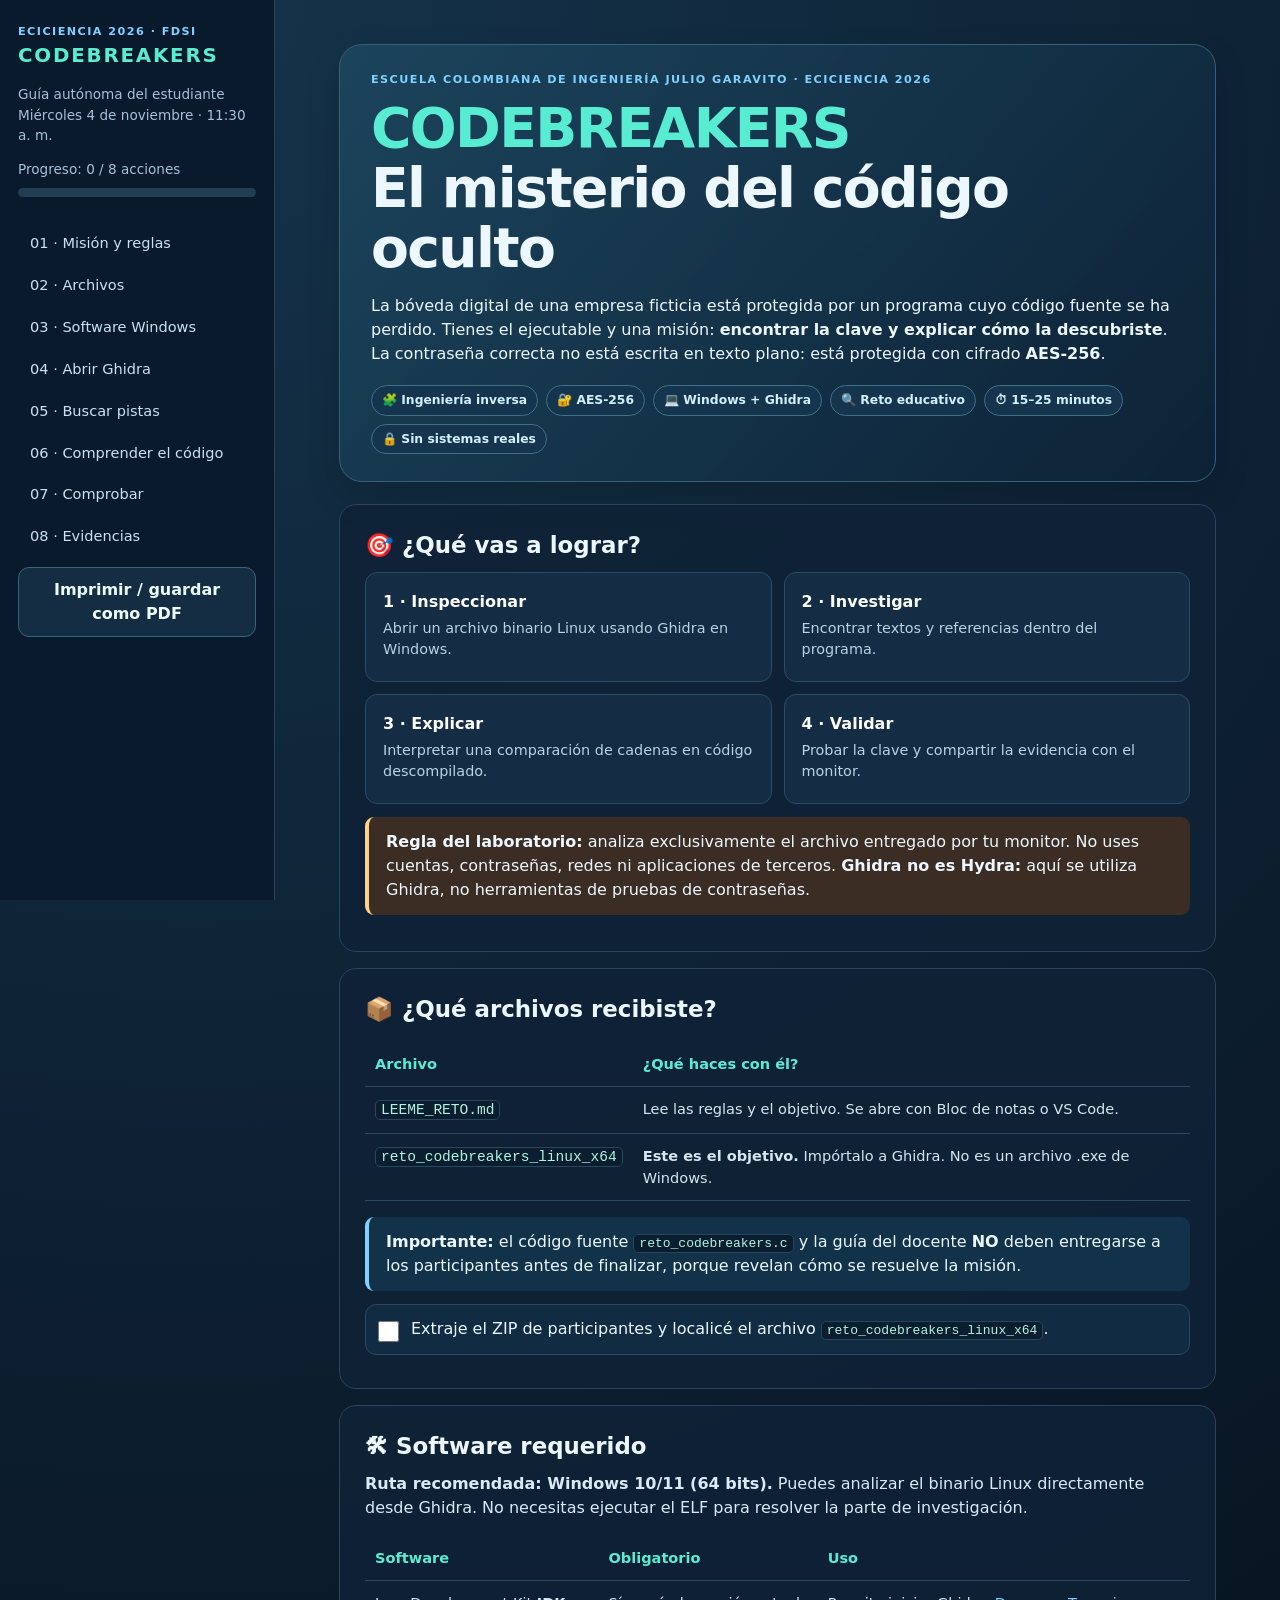
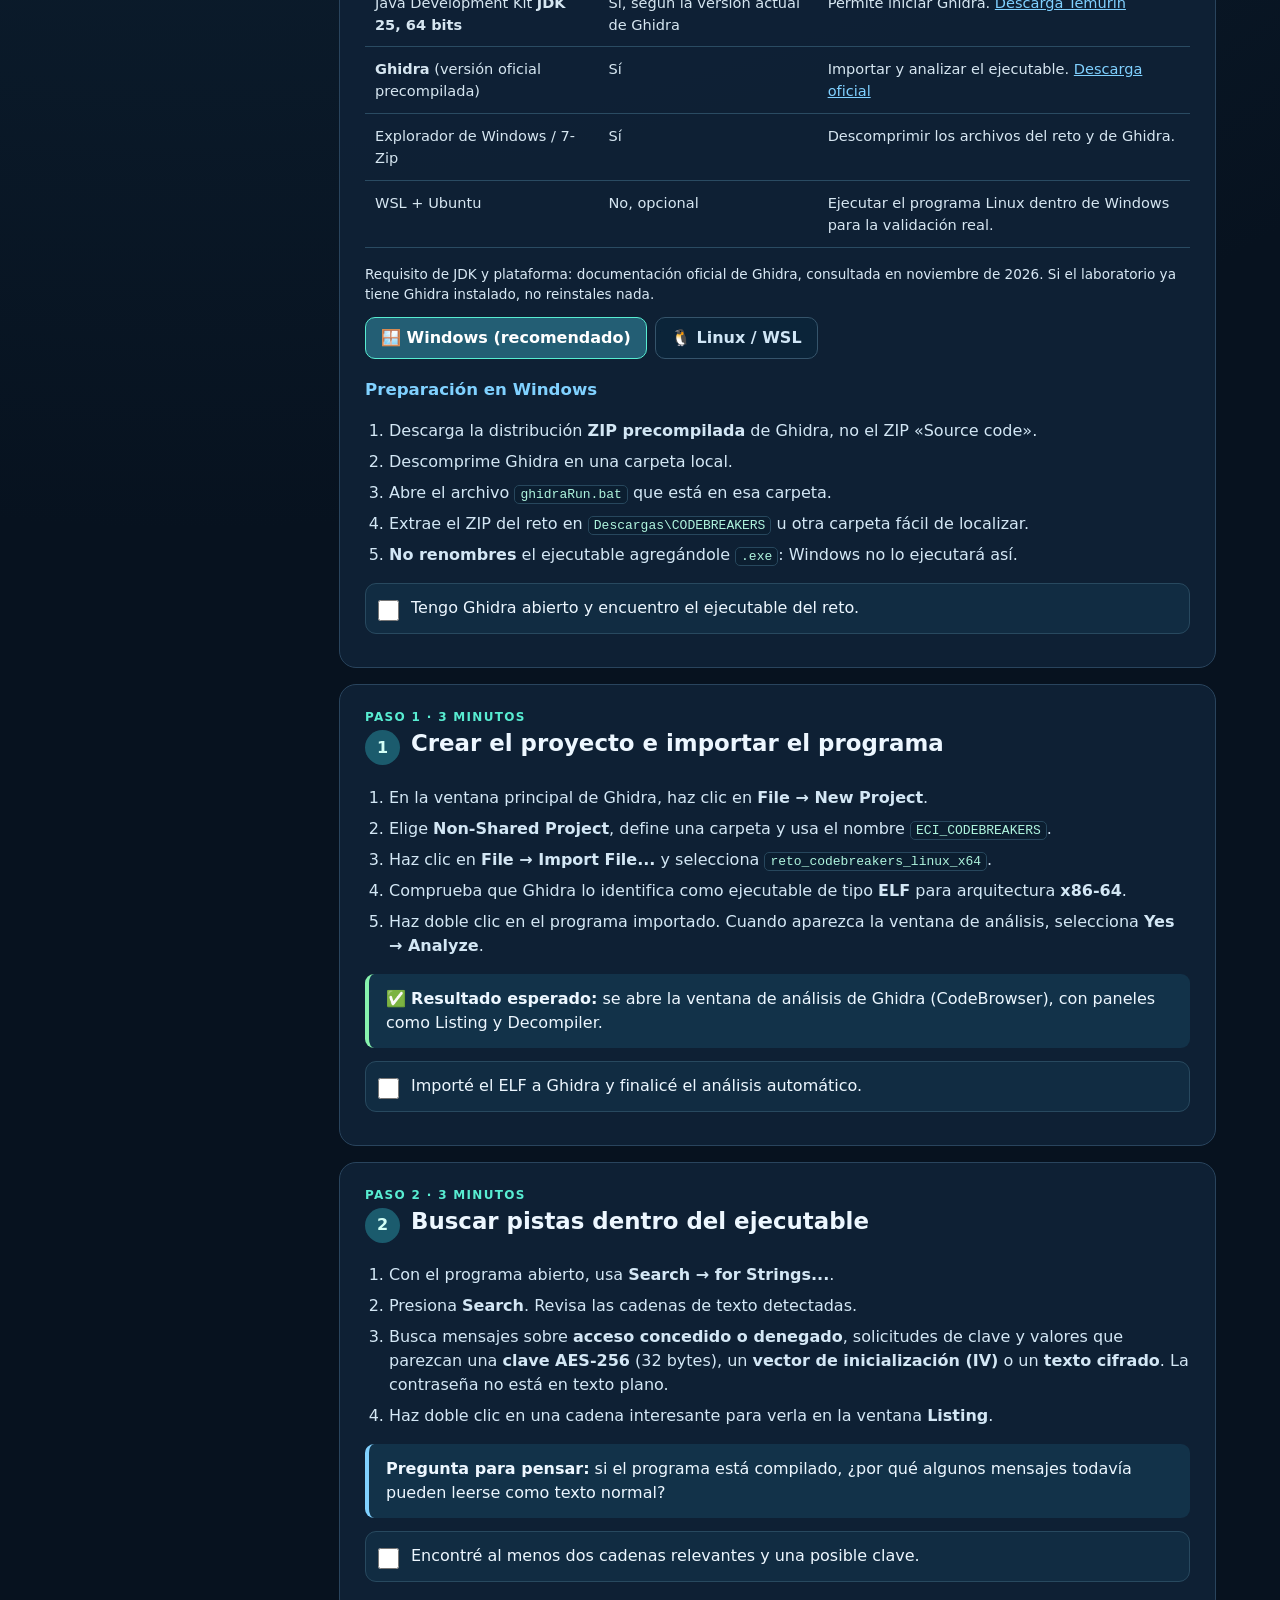
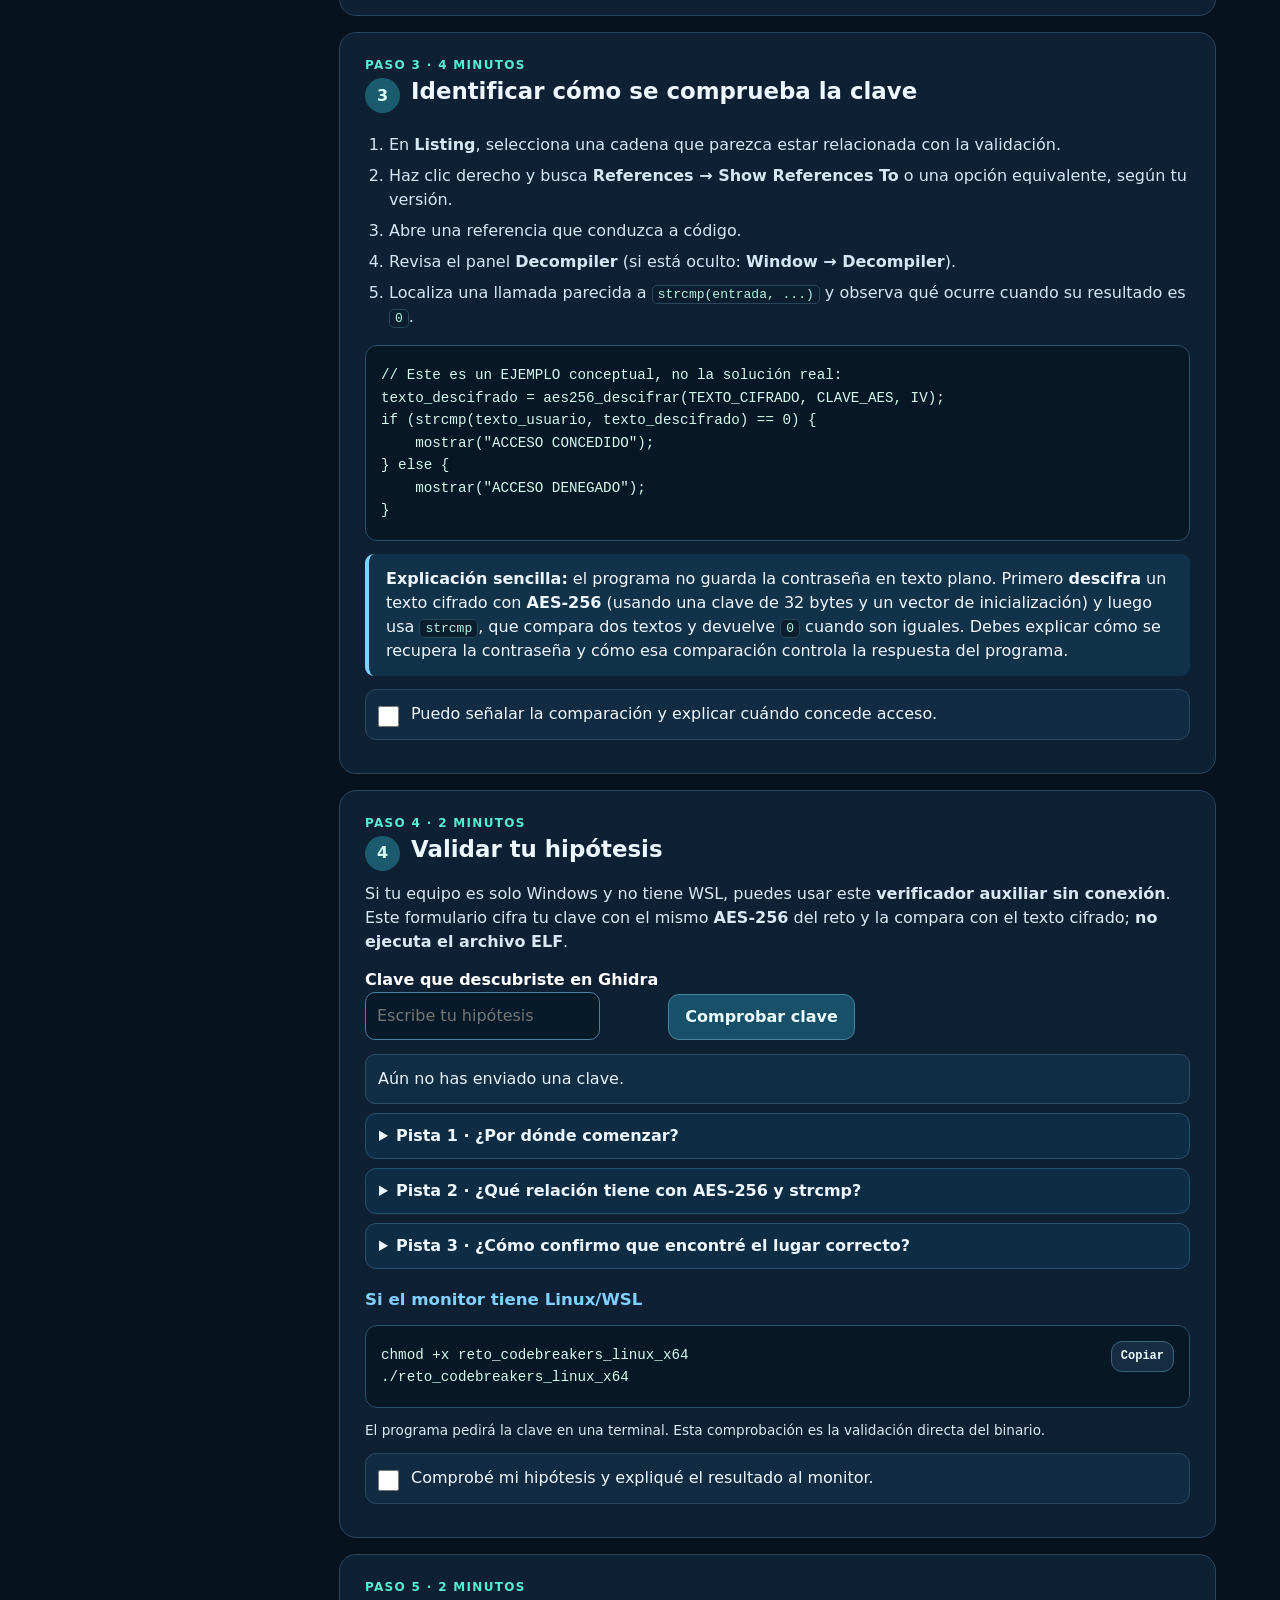
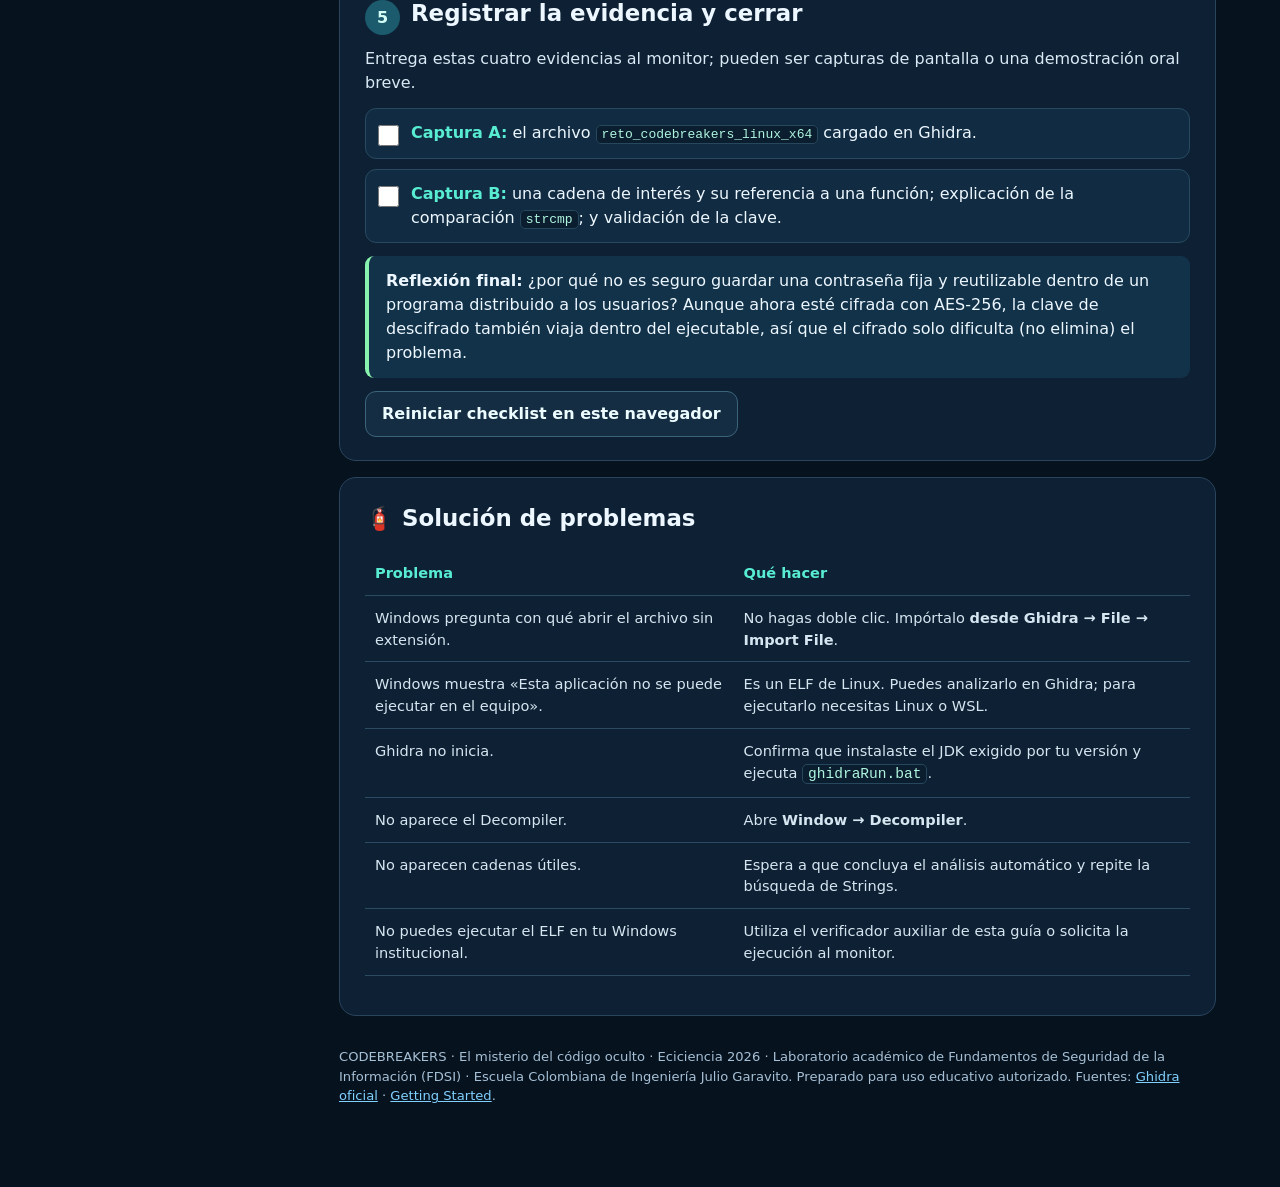
<file: codebreakers/CODEBREAKERS_Guia_Estudiantes_Windows.html>
<!DOCTYPE html>
<html lang="es">
<head>
<meta charset="utf-8"><meta name="viewport" content="width=device-width, initial-scale=1">
<title>CODEBREAKERS · Guía de ingeniería inversa | Eciciencia 2026</title>
<style>
:root{--bg:#07121f;--panel:#0f2236;--panel2:#142b42;--line:#29445d;--tx:#edf7ff;--muted:#a6c0d5;--mint:#58edd2;--sky:#80d1ff;--amber:#ffd18b;--rose:#ff9baf;--good:#87f3ae}
*{box-sizing:border-box}html{scroll-behavior:smooth}body{margin:0;background:radial-gradient(circle at 15% 0%,#15334b 0%,transparent 35%),var(--bg);color:var(--tx);font-family:system-ui,-apple-system,'Segoe UI',Arial,sans-serif;line-height:1.5}a{color:var(--sky)}button,input{font:inherit}button{cursor:pointer}.shell{display:grid;grid-template-columns:275px minmax(0,1fr);min-height:100vh}.side{background:#091a2c;border-right:1px solid var(--line);padding:24px 18px;position:sticky;top:0;height:100vh;overflow:auto}.logo{font-size:1.24rem;font-weight:900;letter-spacing:.09em;color:var(--mint)}.eyebrow{color:var(--sky);font-weight:800;font-size:.7rem;letter-spacing:.13em;text-transform:uppercase}.meta{color:var(--muted);font-size:.85rem}.small{font-size:.85rem;color:var(--muted)}.nav{margin-top:25px}.nav a{display:block;padding:10px 12px;color:#cae1f1;text-decoration:none;border-radius:9px;font-size:.91rem}.nav a:hover,.nav a:focus-visible{background:#183653}.pbar{height:9px;background:#213e52;border-radius:16px;overflow:hidden;margin:9px 0}.pbar > div{height:100%;background:linear-gradient(90deg,var(--mint),var(--sky));width:0;transition:width .2s}.main{max-width:1130px;padding:44px clamp(20px,5vw,65px) 85px;width:100%;margin:0 auto}.hero{padding:27px 31px;border:1px solid #36617a;border-radius:23px;background:linear-gradient(132deg,rgba(29,73,97,.8),rgba(13,34,55,.9));box-shadow:0 15px 35px #0002;margin-bottom:22px}.hero h1{font-size:clamp(2.1rem,5vw,3.45rem);line-height:1.09;letter-spacing:-.03em;margin:9px 0 13px}.hero h1 em{font-style:normal;color:var(--mint)}.chips{display:flex;gap:8px;flex-wrap:wrap;margin-top:19px}.chip{border-radius:100px;border:1px solid #417185;padding:5px 10px;color:#d1f0f9;background:#14354d;font-weight:650;font-size:.77rem}.card{border:1px solid var(--line);background:rgba(15,34,54,.91);border-radius:17px;padding:23px 25px;margin:16px 0}.card h2{margin:0 0 9px;font-size:1.43rem}.card h3{font-size:1.04rem;color:var(--sky);margin:19px 0 8px}.card p{margin:7px 0 13px;color:#d9e9f5}.tag{display:inline-block;border-radius:7px;padding:4px 7px;font-size:.74rem;font-weight:800;background:#16455a;color:var(--mint)}.callout{border-left:4px solid var(--sky);border-radius:9px;background:#123249;padding:13px 17px;margin:13px 0}.warning{border-left-color:var(--amber);background:#3c2d24}.success{border-left-color:var(--good)}.grid{display:grid;grid-template-columns:repeat(2,minmax(0,1fr));gap:12px}.tile{background:#142c44;border:1px solid #2c4b64;padding:17px;border-radius:12px}.tile strong{display:block;color:#fff;margin-bottom:4px}.tile p{margin:3px 0;color:#bbd2e4;font-size:.9rem}table{border-collapse:collapse;width:100%;margin:16px 0;font-size:.91rem}th,td{border-bottom:1px solid #2a4b62;text-align:left;padding:11px 10px;vertical-align:top}th{color:var(--mint);font-weight:800}td{color:#d6e6f1}code{background:#0b1e30;border:1px solid #27475d;border-radius:5px;color:#aff5de;padding:1px 5px}pre{position:relative;margin:12px 0;background:#061725;border:1px solid #2a506a;border-radius:12px;padding:18px 15px;color:#d6f9ef;font-family:ui-monospace,SFMono-Regular,Consolas,monospace;overflow:auto;font-size:.89rem;line-height:1.58}.btn{display:inline-flex;align-items:center;justify-content:center;gap:7px;border:1px solid #47849b;color:#ecfcff;background:#195069;padding:10px 16px;border-radius:11px;font-weight:800}.btn:hover{filter:brightness(1.12)}.btn:focus-visible,a:focus-visible{outline:3px solid var(--amber);outline-offset:2px}.btn.secondary{background:#152d42;border-color:#3b647b}.copy{float:right;font-size:.75rem;padding:5px 9px;margin:-3px 0 3px 10px}.osbar{display:flex;gap:8px;flex-wrap:wrap;margin:10px 0}.osbar button{padding:8px 15px;border-radius:10px;background:#0b2439;border:1px solid #35546b;color:#d0e6f6;font-weight:800}.osbar button[aria-pressed=true]{background:#235e74;border-color:var(--mint);color:white}.osview[hidden]{display:none}ol,ul{padding-left:24px}li{margin:7px 0;color:#d3e7f5}.check{display:flex;align-items:start;gap:12px;border:1px solid #28495f;padding:12px;border-radius:11px;margin:10px 0;background:#112c42}.check input{margin:4px 0 0;width:21px;height:21px;accent-color:#60dfbd;flex:none}.check label{cursor:pointer}.stepnum{color:var(--mint);font-weight:900;font-size:.75rem;letter-spacing:.11em;text-transform:uppercase}.hints details{background:#0e2c43;border-radius:11px;padding:10px 13px;margin:9px 0;border:1px solid #29516e}.hints summary{cursor:pointer;font-weight:800}.play{display:flex;gap:10px;align-items:end;flex-wrap:wrap;margin:14px 0}.play label{display:block;font-weight:700;color:#fff}.play input{border-radius:10px;padding:11px;background:#061929;border:1px solid #44839b;color:#fff;min-width:235px}.result{padding:12px;border:1px solid #2e4e65;border-radius:10px;background:#102d44;color:#e5f4ff;min-height:48px}.result.good{color:var(--good);border-color:#277e6d}.result.bad{color:var(--rose);border-color:#a45165}.numbered-title{display:flex;gap:11px;align-items:center}.circle{width:35px;height:35px;border-radius:50%;background:#1b5b6d;color:#d3fff6;display:inline-grid;place-items:center;font-weight:900;flex:none}.footer{font-size:.82rem;color:var(--muted);padding-top:15px}.mobiletop{display:none}.evidence{color:var(--mint);font-weight:700}.done{color:#8bdfb9;font-size:.84rem}.kbd{border:1px solid #8092a5;padding:1px 6px;background:#25394b;border-radius:6px;font-family:monospace}.onlyprint{display:none}@media(max-width:875px){.shell{display:block}.side{position:relative;height:auto;border-right:0;border-bottom:1px solid var(--line)}.side .nav{display:flex;overflow:auto;margin:10px 0}.side .nav a{white-space:nowrap}.main{padding:22px 17px 50px}.hero{padding:22px}.grid{grid-template-columns:1fr}}@media print{body{background:white;color:#161b23}.side,.osbar,.btn,.play,.no-print{display:none!important}.shell{display:block}.main{padding:0;max-width:none}.hero,.card,.tile{background:white;color:#161b23;border:1px solid #ddd;box-shadow:none;break-inside:avoid}.hero h1 em,.card h3,.stepnum,.tag{color:#087362}p,li,td,th,.card p,.tile p,.small,.meta{color:#222!important}.callout{background:#f4f5f5}pre{background:#f8f8f8;color:black}code{color:#065e50;background:#f4f4f4}.onlyprint{display:block}}
</style>
</head>
<body>
<div class="shell">
<aside class="side">
  <div class="eyebrow">ECICIENCIA 2026 · FDSI</div><div class="logo">CODEBREAKERS</div>
  <p class="meta">Guía autónoma del estudiante<br>Miércoles 4 de noviembre · 11:30 a. m.</p>
  <div class="small" id="percentage">Progreso: 0 / 8 acciones</div><div class="pbar"><div id="bar"></div></div>
  <nav class="nav" aria-label="Secciones de la guía">
    <a href="#mision">01 · Misión y reglas</a><a href="#archivos">02 · Archivos</a><a href="#software">03 · Software Windows</a><a href="#paso1">04 · Abrir Ghidra</a><a href="#paso2">05 · Buscar pistas</a><a href="#paso3">06 · Comprender el código</a><a href="#verifica">07 · Comprobar</a><a href="#evidencia">08 · Evidencias</a>
  </nav>
  <button class="btn secondary" style="width:100%;margin-top:10px" type="button" onclick="window.print()">Imprimir / guardar como PDF</button>
</aside>
<main class="main">
  <section class="hero" id="mision">
    <div class="eyebrow">Escuela Colombiana de Ingeniería Julio Garavito · Eciciencia 2026</div>
    <h1><em>CODEBREAKERS</em><br>El misterio del código oculto</h1>
    <p>La bóveda digital de una empresa ficticia está protegida por un programa cuyo código fuente se ha perdido. Tienes el ejecutable y una misión: <strong>encontrar la clave y explicar cómo la descubriste</strong>. La contraseña correcta no está escrita en texto plano: está protegida con cifrado <strong>AES-256</strong>.</p>
    <div class="chips"><span class="chip">🧩 Ingeniería inversa</span><span class="chip">🔐 AES-256</span><span class="chip">💻 Windows + Ghidra</span><span class="chip">🔍 Reto educativo</span><span class="chip">⏱ 15–25 minutos</span><span class="chip">🔒 Sin sistemas reales</span></div>
  </section>
  <section class="card">
    <h2>🎯 ¿Qué vas a lograr?</h2>
    <div class="grid">
       <div class="tile"><strong>1 · Inspeccionar</strong><p>Abrir un archivo binario Linux usando Ghidra en Windows.</p></div>
       <div class="tile"><strong>2 · Investigar</strong><p>Encontrar textos y referencias dentro del programa.</p></div>
       <div class="tile"><strong>3 · Explicar</strong><p>Interpretar una comparación de cadenas en código descompilado.</p></div>
       <div class="tile"><strong>4 · Validar</strong><p>Probar la clave y compartir la evidencia con el monitor.</p></div>
    </div>
    <div class="callout warning"><strong>Regla del laboratorio:</strong> analiza exclusivamente el archivo entregado por tu monitor. No uses cuentas, contraseñas, redes ni aplicaciones de terceros. <strong>Ghidra no es Hydra:</strong> aquí se utiliza Ghidra, no herramientas de pruebas de contraseñas.</div>
  </section>
  <section class="card" id="archivos">
    <h2>📦 ¿Qué archivos recibiste?</h2>
    <table><thead><tr><th>Archivo</th><th>¿Qué haces con él?</th></tr></thead><tbody>
      <tr><td><code>LEEME_RETO.md</code></td><td>Lee las reglas y el objetivo. Se abre con Bloc de notas o VS Code.</td></tr>
      <tr><td><code>reto_codebreakers_linux_x64</code></td><td><strong>Este es el objetivo.</strong> Impórtalo a Ghidra. No es un archivo .exe de Windows.</td></tr>
    </tbody></table>
    <div class="callout"><strong>Importante:</strong> el código fuente <code>reto_codebreakers.c</code> y la guía del docente <strong>NO</strong> deben entregarse a los participantes antes de finalizar, porque revelan cómo se resuelve la misión.</div>
    <div class="check"><input type="checkbox" class="task" id="t0"><label for="t0">Extraje el ZIP de participantes y localicé el archivo <code>reto_codebreakers_linux_x64</code>.</label></div>
  </section>
  <section class="card" id="software">
    <h2>🛠 Software requerido</h2>
    <p><strong>Ruta recomendada: Windows 10/11 (64 bits).</strong> Puedes analizar el binario Linux directamente desde Ghidra. No necesitas ejecutar el ELF para resolver la parte de investigación.</p>
    <table><thead><tr><th>Software</th><th>Obligatorio</th><th>Uso</th></tr></thead><tbody>
      <tr><td>Java Development Kit <strong>JDK 25, 64 bits</strong></td><td>Sí, según la versión actual de Ghidra</td><td>Permite iniciar Ghidra. <a href="https://adoptium.net/" target="_blank" rel="noopener noreferrer">Descarga Temurin</a></td></tr>
      <tr><td><strong>Ghidra</strong> (versión oficial precompilada)</td><td>Sí</td><td>Importar y analizar el ejecutable. <a href="https://github.com/NationalSecurityAgency/ghidra/releases" target="_blank" rel="noopener noreferrer">Descarga oficial</a></td></tr>
      <tr><td>Explorador de Windows / 7-Zip</td><td>Sí</td><td>Descomprimir los archivos del reto y de Ghidra.</td></tr>
      <tr><td>WSL + Ubuntu</td><td>No, opcional</td><td>Ejecutar el programa Linux dentro de Windows para la validación real.</td></tr>
    </tbody></table>
    <p class="small">Requisito de JDK y plataforma: documentación oficial de Ghidra, consultada en noviembre de 2026. Si el laboratorio ya tiene Ghidra instalado, no reinstales nada.</p>
    <div class="osbar" aria-label="Seleccionar sistema operativo"><button type="button" data-os="windows" aria-pressed="true">🪟 Windows (recomendado)</button><button type="button" data-os="linux" aria-pressed="false">🐧 Linux / WSL</button></div>
    <div class="osview" data-view="windows"><h3>Preparación en Windows</h3><ol><li>Descarga la distribución <strong>ZIP precompilada</strong> de Ghidra, no el ZIP «Source code».</li><li>Descomprime Ghidra en una carpeta local.</li><li>Abre el archivo <code>ghidraRun.bat</code> que está en esa carpeta.</li><li>Extrae el ZIP del reto en <code>Descargas\CODEBREAKERS</code> u otra carpeta fácil de localizar.</li><li><strong>No renombres</strong> el ejecutable agregándole <code>.exe</code>: Windows no lo ejecutará así.</li></ol></div>
    <div class="osview" data-view="linux" hidden><h3>Preparación en Linux o WSL</h3><p>Ghidra funciona también en Linux. Puedes analizar el archivo en Ghidra y ejecutar el ELF en una terminal x86-64.</p><pre><button class="btn secondary copy no-print" data-copy="chmod +x reto_codebreakers_linux_x64\n./reto_codebreakers_linux_x64">Copiar</button>chmod +x reto_codebreakers_linux_x64
./reto_codebreakers_linux_x64</pre><p>En WSL, primero navega a la carpeta montada, por ejemplo <code>cd /mnt/c/Users/TU_USUARIO/Downloads/CODEBREAKERS/participantes</code>. Ajusta la ruta a tu PC.</p></div>
    <div class="check"><input type="checkbox" class="task" id="t1"><label for="t1">Tengo Ghidra abierto y encuentro el ejecutable del reto.</label></div>
  </section>
  <section class="card" id="paso1">
    <div class="stepnum">Paso 1 · 3 minutos</div><div class="numbered-title"><span class="circle">1</span><h2>Crear el proyecto e importar el programa</h2></div>
    <ol><li>En la ventana principal de Ghidra, haz clic en <strong>File → New Project</strong>.</li><li>Elige <strong>Non-Shared Project</strong>, define una carpeta y usa el nombre <code>ECI_CODEBREAKERS</code>.</li><li>Haz clic en <strong>File → Import File...</strong> y selecciona <code>reto_codebreakers_linux_x64</code>.</li><li>Comprueba que Ghidra lo identifica como ejecutable de tipo <strong>ELF</strong> para arquitectura <strong>x86-64</strong>.</li><li>Haz doble clic en el programa importado. Cuando aparezca la ventana de análisis, selecciona <strong>Yes → Analyze</strong>.</li></ol>
    <div class="callout success">✅ <strong>Resultado esperado:</strong> se abre la ventana de análisis de Ghidra (CodeBrowser), con paneles como Listing y Decompiler.</div>
    <div class="check"><input type="checkbox" class="task" id="t2"><label for="t2">Importé el ELF a Ghidra y finalicé el análisis automático.</label></div>
  </section>
  <section class="card" id="paso2">
    <div class="stepnum">Paso 2 · 3 minutos</div><div class="numbered-title"><span class="circle">2</span><h2>Buscar pistas dentro del ejecutable</h2></div>
    <ol><li>Con el programa abierto, usa <strong>Search → for Strings...</strong>.</li><li>Presiona <strong>Search</strong>. Revisa las cadenas de texto detectadas.</li><li>Busca mensajes sobre <strong>acceso concedido o denegado</strong>, solicitudes de clave y valores que parezcan una <strong>clave AES-256</strong> (32 bytes), un <strong>vector de inicialización (IV)</strong> o un <strong>texto cifrado</strong>. La contraseña no está en texto plano.</li><li>Haz doble clic en una cadena interesante para verla en la ventana <strong>Listing</strong>.</li></ol>
    <div class="callout"><strong>Pregunta para pensar:</strong> si el programa está compilado, ¿por qué algunos mensajes todavía pueden leerse como texto normal?</div>
    <div class="check"><input type="checkbox" class="task" id="t3"><label for="t3">Encontré al menos dos cadenas relevantes y una posible clave.</label></div>
  </section>
  <section class="card" id="paso3">
    <div class="stepnum">Paso 3 · 4 minutos</div><div class="numbered-title"><span class="circle">3</span><h2>Identificar cómo se comprueba la clave</h2></div>
    <ol><li>En <strong>Listing</strong>, selecciona una cadena que parezca estar relacionada con la validación.</li><li>Haz clic derecho y busca <strong>References → Show References To</strong> o una opción equivalente, según tu versión.</li><li>Abre una referencia que conduzca a código.</li><li>Revisa el panel <strong>Decompiler</strong> (si está oculto: <strong>Window → Decompiler</strong>).</li><li>Localiza una llamada parecida a <code>strcmp(entrada, ...)</code> y observa qué ocurre cuando su resultado es <code>0</code>.</li></ol>
    <pre>// Este es un EJEMPLO conceptual, no la solución real:
texto_descifrado = aes256_descifrar(TEXTO_CIFRADO, CLAVE_AES, IV);
if (strcmp(texto_usuario, texto_descifrado) == 0) {
    mostrar("ACCESO CONCEDIDO");
} else {
    mostrar("ACCESO DENEGADO");
}</pre>
    <div class="callout"><strong>Explicación sencilla:</strong> el programa no guarda la contraseña en texto plano. Primero <strong>descifra</strong> un texto cifrado con <strong>AES-256</strong> (usando una clave de 32 bytes y un vector de inicialización) y luego usa <code>strcmp</code>, que compara dos textos y devuelve <code>0</code> cuando son iguales. Debes explicar cómo se recupera la contraseña y cómo esa comparación controla la respuesta del programa.</div>
    <div class="check"><input type="checkbox" class="task" id="t4"><label for="t4">Puedo señalar la comparación y explicar cuándo concede acceso.</label></div>
  </section>
  <section class="card" id="verifica">
    <div class="stepnum">Paso 4 · 2 minutos</div><div class="numbered-title"><span class="circle">4</span><h2>Validar tu hipótesis</h2></div>
    <p>Si tu equipo es solo Windows y no tiene WSL, puedes usar este <strong>verificador auxiliar sin conexión</strong>. Este formulario cifra tu clave con el mismo <strong>AES-256</strong> del reto y la compara con el texto cifrado; <strong>no ejecuta el archivo ELF</strong>.</p>
    <div class="play"><div><label for="clave">Clave que descubriste en Ghidra</label><input id="clave" type="text" autocomplete="off" spellcheck="false" placeholder="Escribe tu hipótesis" aria-label="Clave del reto"></div><button class="btn" type="button" id="verify">Comprobar clave</button></div>
    <div id="resultado" class="result" role="status" aria-live="polite">Aún no has enviado una clave.</div>
    <div class="hints"><details><summary>Pista 1 · ¿Por dónde comenzar?</summary><p>Busca cadenas de texto en <strong>Search → for Strings</strong>. Verás la clave AES-256 de 32 bytes, el vector de inicialización (IV) y un texto cifrado, pero <strong>no</strong> la contraseña en texto plano.</p></details><details><summary>Pista 2 · ¿Qué relación tiene con AES-256 y strcmp?</summary><p>El programa descifra el texto con <strong>AES-256</strong> y luego compara la entrada del usuario mediante <code>strcmp</code>. Para resolverlo, reproduce el descifrado con la clave y el IV que encontraste.</p></details><details><summary>Pista 3 · ¿Cómo confirmo que encontré el lugar correcto?</summary><p>Explica qué ruta del <strong>if/else</strong> imprime «ACCESO CONCEDIDO» y verifica tu hipótesis aquí o con el programa en Linux/WSL.</p></details></div>
    <h3>Si el monitor tiene Linux/WSL</h3><pre><button class="btn secondary copy no-print" data-copy="chmod +x reto_codebreakers_linux_x64\n./reto_codebreakers_linux_x64">Copiar</button>chmod +x reto_codebreakers_linux_x64
./reto_codebreakers_linux_x64</pre>
    <p class="small">El programa pedirá la clave en una terminal. Esta comprobación es la validación directa del binario.</p>
    <div class="check"><input type="checkbox" class="task" id="t5"><label for="t5">Comprobé mi hipótesis y expliqué el resultado al monitor.</label></div>
  </section>
  <section class="card" id="evidencia">
    <div class="stepnum">Paso 5 · 2 minutos</div><div class="numbered-title"><span class="circle">5</span><h2>Registrar la evidencia y cerrar</h2></div>
    <p>Entrega estas cuatro evidencias al monitor; pueden ser capturas de pantalla o una demostración oral breve.</p>
    <div class="check"><input type="checkbox" class="task" id="t6"><label for="t6"><span class="evidence">Captura A:</span> el archivo <code>reto_codebreakers_linux_x64</code> cargado en Ghidra.</label></div>
    <div class="check"><input type="checkbox" class="task" id="t7"><label for="t7"><span class="evidence">Captura B:</span> una cadena de interés y su referencia a una función; explicación de la comparación <code>strcmp</code>; y validación de la clave.</label></div>
    <div class="callout success"><strong>Reflexión final:</strong> ¿por qué no es seguro guardar una contraseña fija y reutilizable dentro de un programa distribuido a los usuarios? Aunque ahora esté cifrada con AES-256, la clave de descifrado también viaja dentro del ejecutable, así que el cifrado solo dificulta (no elimina) el problema.</div>
    <button class="btn secondary no-print" id="reset" type="button">Reiniciar checklist en este navegador</button>
  </section>
  <section class="card">
    <h2>🧯 Solución de problemas</h2>
    <table><thead><tr><th>Problema</th><th>Qué hacer</th></tr></thead><tbody>
      <tr><td>Windows pregunta con qué abrir el archivo sin extensión.</td><td>No hagas doble clic. Impórtalo <strong>desde Ghidra → File → Import File</strong>.</td></tr>
      <tr><td>Windows muestra «Esta aplicación no se puede ejecutar en el equipo».</td><td>Es un ELF de Linux. Puedes analizarlo en Ghidra; para ejecutarlo necesitas Linux o WSL.</td></tr>
      <tr><td>Ghidra no inicia.</td><td>Confirma que instalaste el JDK exigido por tu versión y ejecuta <code>ghidraRun.bat</code>.</td></tr>
      <tr><td>No aparece el Decompiler.</td><td>Abre <strong>Window → Decompiler</strong>.</td></tr>
      <tr><td>No aparecen cadenas útiles.</td><td>Espera a que concluya el análisis automático y repite la búsqueda de Strings.</td></tr>
      <tr><td>No puedes ejecutar el ELF en tu Windows institucional.</td><td>Utiliza el verificador auxiliar de esta guía o solicita la ejecución al monitor.</td></tr>
    </tbody></table>
  </section>
  <footer class="footer">CODEBREAKERS · El misterio del código oculto · Eciciencia 2026 · Laboratorio académico de Fundamentos de Seguridad de la Información (FDSI) · Escuela Colombiana de Ingeniería Julio Garavito. Preparado para uso educativo autorizado. Fuentes: <a href="https://github.com/NationalSecurityAgency/ghidra" target="_blank" rel="noopener noreferrer">Ghidra oficial</a> · <a href="https://github.com/NationalSecurityAgency/ghidra/blob/master/GhidraDocs/GettingStarted.md" target="_blank" rel="noopener noreferrer">Getting Started</a>.</footer>
</main></div>
<script>
(function(){
const items=[...document.querySelectorAll('.task')],key='codebreakers-eci-2026-progress-v2';
try{const saved=JSON.parse(localStorage.getItem(key)||'{}');items.forEach(x=>x.checked=!!saved[x.id]);}catch(e){}
function progress(){let done=items.filter(x=>x.checked).length;document.querySelector('#percentage').textContent=`Progreso: ${done} / ${items.length} acciones`;document.querySelector('#bar').style.width=(done/items.length*100)+'%';try{localStorage.setItem(key,JSON.stringify(Object.fromEntries(items.map(x=>[x.id,x.checked]))));}catch(e){}}
items.forEach(x=>x.addEventListener('change',progress));progress();
const osBtns=[...document.querySelectorAll('[data-os]')];osBtns.forEach(btn=>btn.addEventListener('click',()=>{const os=btn.dataset.os;osBtns.forEach(b=>b.setAttribute('aria-pressed',String(b.dataset.os===os)));document.querySelectorAll('.osview').forEach(v=>v.hidden=v.dataset.view!==os);}));
const AES_SBOX=[0x63,0x7c,0x77,0x7b,0xf2,0x6b,0x6f,0xc5,0x30,0x01,0x67,0x2b,0xfe,0xd7,0xab,0x76,0xca,0x82,0xc9,0x7d,0xfa,0x59,0x47,0xf0,0xad,0xd4,0xa2,0xaf,0x9c,0xa4,0x72,0xc0,0xb7,0xfd,0x93,0x26,0x36,0x3f,0xf7,0xcc,0x34,0xa5,0xe5,0xf1,0x71,0xd8,0x31,0x15,0x04,0xc7,0x23,0xc3,0x18,0x96,0x05,0x9a,0x07,0x12,0x80,0xe2,0xeb,0x27,0xb2,0x75,0x09,0x83,0x2c,0x1a,0x1b,0x6e,0x5a,0xa0,0x52,0x3b,0xd6,0xb3,0x29,0xe3,0x2f,0x84,0x53,0xd1,0x00,0xed,0x20,0xfc,0xb1,0x5b,0x6a,0xcb,0xbe,0x39,0x4a,0x4c,0x58,0xcf,0xd0,0xef,0xaa,0xfb,0x43,0x4d,0x33,0x85,0x45,0xf9,0x02,0x7f,0x50,0x3c,0x9f,0xa8,0x51,0xa3,0x40,0x8f,0x92,0x9d,0x38,0xf5,0xbc,0xb6,0xda,0x21,0x10,0xff,0xf3,0xd2,0xcd,0x0c,0x13,0xec,0x5f,0x97,0x44,0x17,0xc4,0xa7,0x7e,0x3d,0x64,0x5d,0x19,0x73,0x60,0x81,0x4f,0xdc,0x22,0x2a,0x90,0x88,0x46,0xee,0xb8,0x14,0xde,0x5e,0x0b,0xdb,0xe0,0x32,0x3a,0x0a,0x49,0x06,0x24,0x5c,0xc2,0xd3,0xac,0x62,0x91,0x95,0xe4,0x79,0xe7,0xc8,0x37,0x6d,0x8d,0xd5,0x4e,0xa9,0x6c,0x56,0xf4,0xea,0x65,0x7a,0xae,0x08,0xba,0x78,0x25,0x2e,0x1c,0xa6,0xb4,0xc6,0xe8,0xdd,0x74,0x1f,0x4b,0xbd,0x8b,0x8a,0x70,0x3e,0xb5,0x66,0x48,0x03,0xf6,0x0e,0x61,0x35,0x57,0xb9,0x86,0xc1,0x1d,0x9e,0xe1,0xf8,0x98,0x11,0x69,0xd9,0x8e,0x94,0x9b,0x1e,0x87,0xe9,0xce,0x55,0x28,0xdf,0x8c,0xa1,0x89,0x0d,0xbf,0xe6,0x42,0x68,0x41,0x99,0x2d,0x0f,0xb0,0x54,0xbb,0x16];
const AES_KEY='CodeBreakersECI_AES256_KEY_2026!',AES_IV='ECI_VECTOR_2026!',AES_CT='d67f5789f451afebf2b6e566f87fb979';
function gmul(a,b){let p=0;for(let i=0;i<8;i++){if(b&1)p^=a;const hi=a&0x80;a=(a<<1)&0xff;if(hi)a^=0x1b;b>>=1;}return p;}
function aesExpand(key){const w=Array.from({length:60},()=>[0,0,0,0]);for(let i=0;i<8;i++)w[i]=[key[4*i],key[4*i+1],key[4*i+2],key[4*i+3]];for(let i=8;i<60;i++){let t=w[i-1].slice();if(i%8===0){const x=t[0];t[0]=AES_SBOX[t[1]];t[1]=AES_SBOX[t[2]];t[2]=AES_SBOX[t[3]];t[3]=AES_SBOX[x];t[0]^=0x01<<(i/8-1);}else if(i%8===4){t=[AES_SBOX[t[0]],AES_SBOX[t[1]],AES_SBOX[t[2]],AES_SBOX[t[3]]];}w[i]=[w[i-8][0]^t[0],w[i-8][1]^t[1],w[i-8][2]^t[2],w[i-8][3]^t[3]];}return w;}
function aesAdd(s,w,r){for(let c=0;c<4;c++)for(let r2=0;r2<4;r2++)s[r2][c]^=w[4*r+c][r2];}
function aesSub(s){for(let r=0;r<4;r++)for(let c=0;c<4;c++)s[r][c]=AES_SBOX[s[r][c]];}
function aesShift(s){let t;t=s[1][0];s[1][0]=s[1][1];s[1][1]=s[1][2];s[1][2]=s[1][3];s[1][3]=t;t=s[2][0];s[2][0]=s[2][2];s[2][2]=t;t=s[2][1];s[2][1]=s[2][3];s[2][3]=t;t=s[3][0];s[3][0]=s[3][3];s[3][3]=s[3][2];s[3][2]=s[3][1];s[3][1]=t;}
function aesMix(s){for(let c=0;c<4;c++){const a0=s[0][c],a1=s[1][c],a2=s[2][c],a3=s[3][c];s[0][c]=gmul(a0,2)^gmul(a1,3)^a2^a3;s[1][c]=a0^gmul(a1,2)^gmul(a2,3)^a3;s[2][c]=a0^a1^gmul(a2,2)^gmul(a3,3);s[3][c]=gmul(a0,3)^a1^a2^gmul(a3,2);}}
function aesEncBlock(b,key){const w=aesExpand(key),s=[[],[],[],[]];for(let r=0;r<4;r++)for(let c=0;c<4;c++)s[r][c]=b[r+4*c];aesAdd(s,w,0);for(let r=1;r<=13;r++){aesSub(s);aesShift(s);aesMix(s);aesAdd(s,w,r);}aesSub(s);aesShift(s);aesAdd(s,w,14);const o=[];for(let r=0;r<4;r++)for(let c=0;c<4;c++)o[r+4*c]=s[r][c];return o;}
function toBytes(s){const b=[];for(let i=0;i<s.length;i++)b.push(s.charCodeAt(i)&0xff);return b;}
function toHex(b){return b.map(x=>('0'+x.toString(16)).slice(-2)).join('');}
function aesCbcEnc(pt,key,iv){const pad=16-(pt.length%16);for(let i=0;i<pad;i++)pt.push(pad);let prev=iv.slice();const out=[];for(let b=0;b<pt.length;b+=16){const bl=[];for(let i=0;i<16;i++)bl.push(pt[b+i]^prev[i]);const e=aesEncBlock(bl,key);for(let i=0;i<16;i++)out.push(e[i]);prev=e.slice();}return out;}
function check(){let v=document.querySelector('#clave').value,r=document.querySelector('#resultado');r.className='result';if(!v){r.textContent='Escribe la clave que investigaste en Ghidra.';return;}if(toHex(aesCbcEnc(toBytes(v),toBytes(AES_KEY),toBytes(AES_IV)))===AES_CT){r.classList.add('good');r.innerHTML='<strong>ACCESO CONCEDIDO</strong><p>FLAG{CODEBREAKERS_ECI}</p><span>¡Bien! Explica al monitor dónde encontraste la clave AES-256, el vector de inicialización y cómo funciona la comparación.</span>';}else{r.classList.add('bad');r.textContent='ACCESO DENEGADO · Esa no es la clave. En Ghidra busca la clave AES-256, el IV y el texto cifrado; descífralos y vuelve a comparar.';}}
document.querySelector('#verify').addEventListener('click',check);document.querySelector('#clave').addEventListener('keydown',e=>{if(e.key==='Enter')check()});
document.querySelectorAll('[data-copy]').forEach(btn=>btn.addEventListener('click',async()=>{try{await navigator.clipboard.writeText(btn.dataset.copy.replace(/\\n/g,'\n'));btn.textContent='Copiado ✓';}catch(e){btn.textContent='Selecciona el bloque y copia con Ctrl+C';}}));
document.querySelector('#reset').addEventListener('click',()=>{items.forEach(x=>x.checked=false);progress();document.querySelector('#clave').value='';document.querySelector('#resultado').textContent='Aún no has enviado una clave.';document.querySelector('#resultado').className='result';});
})();
</script>
</body></html>
</file>
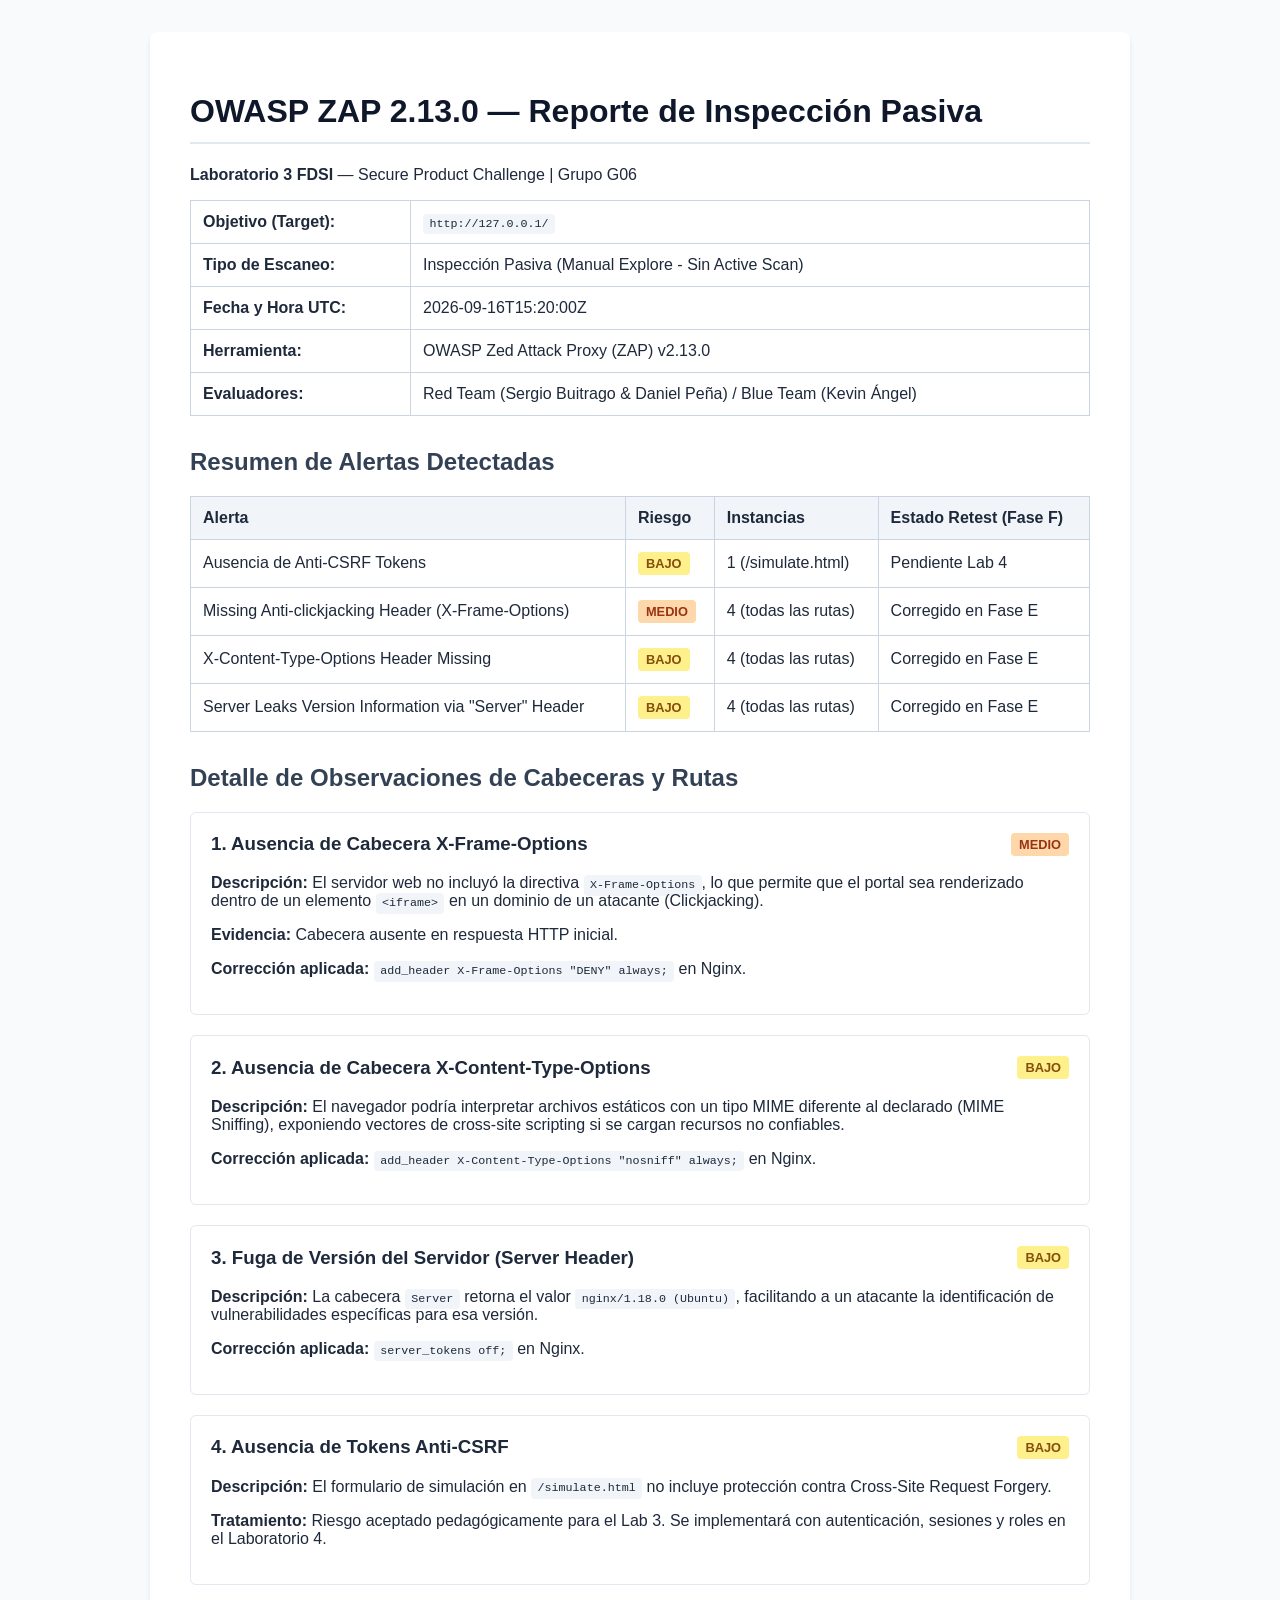
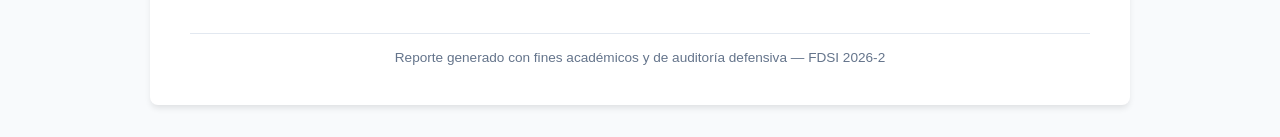
<file: reports/zap-passive/report.html>
﻿<!DOCTYPE html>
<html lang="es">
<head>
    <meta charset="utf-8">
    <meta name="viewport" content="width=device-width, initial-scale=1">
    <title>ZAP Scanning Report - NetOps Portal</title>
    <style>
        body { font-family: -apple-system, BlinkMacSystemFont, "Segoe UI", Roboto, Helvetica, Arial, sans-serif; margin: 2rem; background-color: #f8fafc; color: #1e293b; }
        .container { max-width: 900px; margin: 0 auto; background: white; padding: 2.5rem; border-radius: 8px; box-shadow: 0 4px 6px -1px rgb(0 0 0 / 0.1); }
        h1 { color: #0f172a; border-bottom: 2px solid #e2e8f0; padding-bottom: 0.75rem; }
        h2 { color: #334155; margin-top: 2rem; }
        .meta-table, .alert-table { width: 100%; border-collapse: collapse; margin-top: 1rem; margin-bottom: 1.5rem; }
        .meta-table td, .alert-table th, .alert-table td { padding: 0.75rem; border: 1px solid #cbd5e1; text-align: left; }
        .alert-table th { background-color: #f1f5f9; font-weight: 600; }
        .badge { display: inline-block; padding: 0.25rem 0.5rem; border-radius: 4px; font-size: 0.8rem; font-weight: bold; text-transform: uppercase; }
        .badge-medium { background-color: #fed7aa; color: #9a3412; }
        .badge-low { background-color: #fef08a; color: #854d0e; }
        .badge-info { background-color: #bae6fd; color: #0369a1; }
        .alert-card { border: 1px solid #e2e8f0; border-radius: 6px; padding: 1.25rem; margin-bottom: 1.25rem; background: #ffffff; }
        .alert-card h3 { margin-top: 0; display: flex; justify-content: space-between; align-items: center; }
        code { background: #f1f5f9; padding: 0.2rem 0.4rem; border-radius: 4px; font-size: 0.9em; }
        .footer { margin-top: 3rem; font-size: 0.85rem; color: #64748b; text-align: center; border-top: 1px solid #e2e8f0; padding-top: 1rem; }
    </style>
</head>
<body>
<div class="container">
    <h1>OWASP ZAP 2.13.0 — Reporte de Inspección Pasiva</h1>
    <p><strong>Laboratorio 3 FDSI</strong> — Secure Product Challenge | Grupo G06</p>
    
    <table class="meta-table">
        <tr><td><strong>Objetivo (Target):</strong></td><td><code>http://127.0.0.1/</code></td></tr>
        <tr><td><strong>Tipo de Escaneo:</strong></td><td>Inspección Pasiva (Manual Explore - Sin Active Scan)</td></tr>
        <tr><td><strong>Fecha y Hora UTC:</strong></td><td>2026-09-16T15:20:00Z</td></tr>
        <tr><td><strong>Herramienta:</strong></td><td>OWASP Zed Attack Proxy (ZAP) v2.13.0</td></tr>
        <tr><td><strong>Evaluadores:</strong></td><td>Red Team (Sergio Buitrago & Daniel Peña) / Blue Team (Kevin Ángel)</td></tr>
    </table>

    <h2>Resumen de Alertas Detectadas</h2>
    <table class="alert-table">
        <thead>
            <tr><th>Alerta</th><th>Riesgo</th><th>Instancias</th><th>Estado Retest (Fase F)</th></tr>
        </thead>
        <tbody>
            <tr><td>Ausencia de Anti-CSRF Tokens</td><td><span class="badge badge-low">Bajo</span></td><td>1 (/simulate.html)</td><td>Pendiente Lab 4</td></tr>
            <tr><td>Missing Anti-clickjacking Header (X-Frame-Options)</td><td><span class="badge badge-medium">Medio</span></td><td>4 (todas las rutas)</td><td>Corregido en Fase E</td></tr>
            <tr><td>X-Content-Type-Options Header Missing</td><td><span class="badge badge-low">Bajo</span></td><td>4 (todas las rutas)</td><td>Corregido en Fase E</td></tr>
            <tr><td>Server Leaks Version Information via "Server" Header</td><td><span class="badge badge-low">Bajo</span></td><td>4 (todas las rutas)</td><td>Corregido en Fase E</td></tr>
        </tbody>
    </table>

    <h2>Detalle de Observaciones de Cabeceras y Rutas</h2>

    <div class="alert-card">
        <h3>1. Ausencia de Cabecera X-Frame-Options <span class="badge badge-medium">Medio</span></h3>
        <p><strong>Descripción:</strong> El servidor web no incluyó la directiva <code>X-Frame-Options</code>, lo que permite que el portal sea renderizado dentro de un elemento <code>&lt;iframe&gt;</code> en un dominio de un atacante (Clickjacking).</p>
        <p><strong>Evidencia:</strong> Cabecera ausente en respuesta HTTP inicial.</p>
        <p><strong>Corrección aplicada:</strong> <code>add_header X-Frame-Options "DENY" always;</code> en Nginx.</p>
    </div>

    <div class="alert-card">
        <h3>2. Ausencia de Cabecera X-Content-Type-Options <span class="badge badge-low">Bajo</span></h3>
        <p><strong>Descripción:</strong> El navegador podría interpretar archivos estáticos con un tipo MIME diferente al declarado (MIME Sniffing), exponiendo vectores de cross-site scripting si se cargan recursos no confiables.</p>
        <p><strong>Corrección aplicada:</strong> <code>add_header X-Content-Type-Options "nosniff" always;</code> en Nginx.</p>
    </div>

    <div class="alert-card">
        <h3>3. Fuga de Versión del Servidor (Server Header) <span class="badge badge-low">Bajo</span></h3>
        <p><strong>Descripción:</strong> La cabecera <code>Server</code> retorna el valor <code>nginx/1.18.0 (Ubuntu)</code>, facilitando a un atacante la identificación de vulnerabilidades específicas para esa versión.</p>
        <p><strong>Corrección aplicada:</strong> <code>server_tokens off;</code> en Nginx.</p>
    </div>

    <div class="alert-card">
        <h3>4. Ausencia de Tokens Anti-CSRF <span class="badge badge-low">Bajo</span></h3>
        <p><strong>Descripción:</strong> El formulario de simulación en <code>/simulate.html</code> no incluye protección contra Cross-Site Request Forgery.</p>
        <p><strong>Tratamiento:</strong> Riesgo aceptado pedagógicamente para el Lab 3. Se implementará con autenticación, sesiones y roles en el Laboratorio 4.</p>
    </div>

    <div class="footer">
        Reporte generado con fines académicos y de auditoría defensiva — FDSI 2026-2
    </div>
</div>
</body>
</html>
</file>
